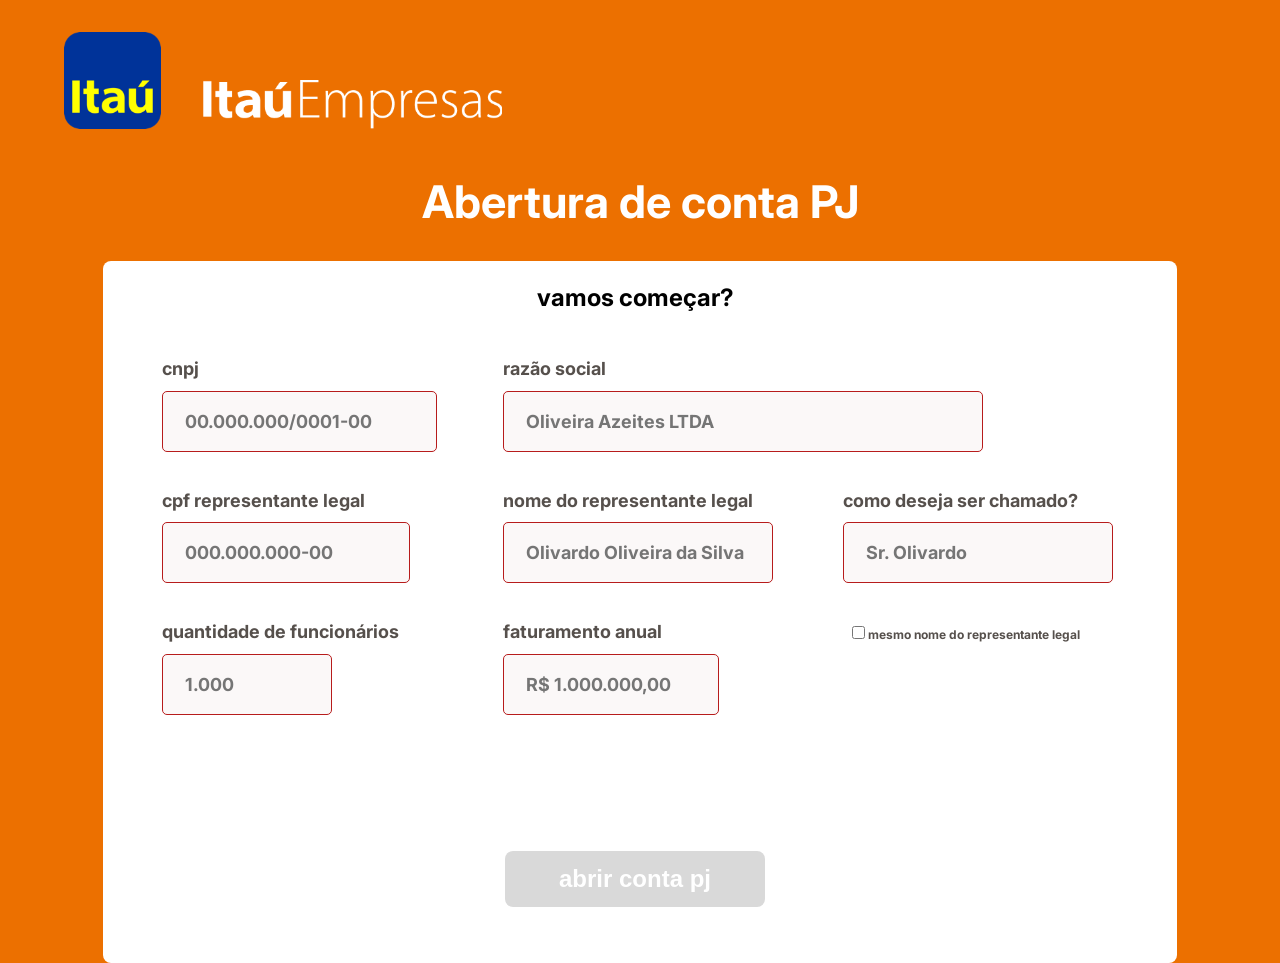
<file: pages/index.html>
<!DOCTYPE html>
<html lang="pt-br">
  <head>
    <meta charset="UTF-8" />
    <meta http-equiv="X-UA-Compatible" content="IE=edge" />
    <meta name="viewport" content="width=device-width, initial-scale=1.0" />
    <link rel="stylesheet" href="../assets/styles/reset.css" />
    <link
      rel="shortcut icon"
      href="../assets/svg/logo-itau 1.svg"
      type="image/x-icon"
    />
    <link rel="stylesheet" href="../assets/styles/style.css" />
    <title>Abertura de Conta</title>
  </head>
  <body>
    <header>
      <img
        src="../assets/svg/logo-itau 1.svg"
        alt="Logo do Itaú"
        class="logo__itau"
      />
      <img
        src="../assets/svg/ItauEmpresasText 1.svg"
        alt="Itaú Empresas"
        class="logo__itau-empresas"
      />
    </header>
    <h1 class="title__form">Abertura de conta PJ</h1>
    <main>
      <form action="./confirmacao.html">
        <div class="subtitle__form">
          <h2>vamos começar?</h2>
        </div>
        <div class="form__container">
          <fieldset class="form__item form__item-cnpj">
            <label for="cnpj">cnpj</label
            ><input
              type="text"
              id="cnpj"
              name="cnpj"
              placeholder="00.000.000/0001-00"
              class="input__padrao input__cnpj"
              minlength="18"
              maxlength="18"
              required
            />
            <span class="error__message"></span>
          </fieldset>
          <fieldset id="razaoSocialItem" class="form__item">
            <label for="razaoSocial">razão social</label
            ><input
              type="text"
              id="razaoSocial"
              name="razaoSocial"
              placeholder="Oliveira Azeites LTDA"
              class="input__padrao input__razao-social"
              maxlength="30"
              required
            />
            <span class="error__message"></span>
          </fieldset>
          <fieldset class="form__item form__item-cpf-representante">
            <label for="cpfRepresentanteLegal">cpf representante legal</label
            ><input
              type="text"
              id="cpfRepresentanteLegal"
              name="cpfRepresentanteLegal"
              placeholder="000.000.000-00"
              class="input__padrao input__cpf-representante"
              minlength="14"
              maxlength="14"
              required
            />
            <span class="error__message"></span>
          </fieldset>
          <fieldset class="form__item">
            <label for="nomeDoRepresentanteLegal"
              >nome do representante legal</label
            ><input
              type="text"
              id="nomeRepresentanteLegal"
              name="nomeRepresentanteLegal"
              placeholder="Olivardo Oliveira da Silva"
              class="input__padrao input__nome-representante"
              maxlength="20"
              required
            />
            <span class="error__message"></span>
          </fieldset>
          <fieldset class="form__item form__item-apelido">
            <label for="comoDesejaSerChamado">como deseja ser chamado?</label
            ><input
              type="text"
              id="comoDesejaSerChamado"
              name="comoDesejaSerChamado"
              placeholder="Sr. Olivardo"
              class="input__padrao input__nickname"
              maxlength="10"
              required
            />
            <span class="error__message"></span>
          </fieldset>
          <fieldset class="form__item form__item-quantidade-funcionarios">
            <label for="quantidadeDeFuncionarios"
              >quantidade de funcionários</label
            ><input
              type="text"
              id="quantidadeDeFuncionarios"
              name="quantidadeDeFuncionarios"
              placeholder="1.000"
              class="input__padrao input__quantidade-funcionarios"
              maxlength="12"
              required
            />
            <span class="error__message"></span>
          </fieldset>
          <fieldset class="form__item">
            <label for="faturamentoAnual">faturamento anual</label
            ><input
              type="text"
              id="faturamentoAnual"
              name="faturamentoAnual"
              placeholder="R$ 1.000.000,00"
              class="input__padrao input__faturamento-anual"
              maxlength="21"
              min="1"
              required
            />
            <span class="error__message"></span>
          </fieldset>
          <fieldset class="checkbox-box">
            <input
              type="checkbox"
              name="mesmoNomeRepresentante"
              id="mesmoNomeRepresentante"
            /><label for="mesmoNomeRepresentante" class="checkbox__legend"
              >mesmo nome do representante legal</label
            >
            <span class="mensagem-erro"></span>
          </fieldset>
        </div>
        <div class="buttons-box">
          <button disabled="disabled" class="anchor__abrir-conta-pj">
            abrir conta pj
          </button>
        </div>
      </form>
    </main>
  </body>
  <script src="../js/main.js"></script>
</html>
</file>
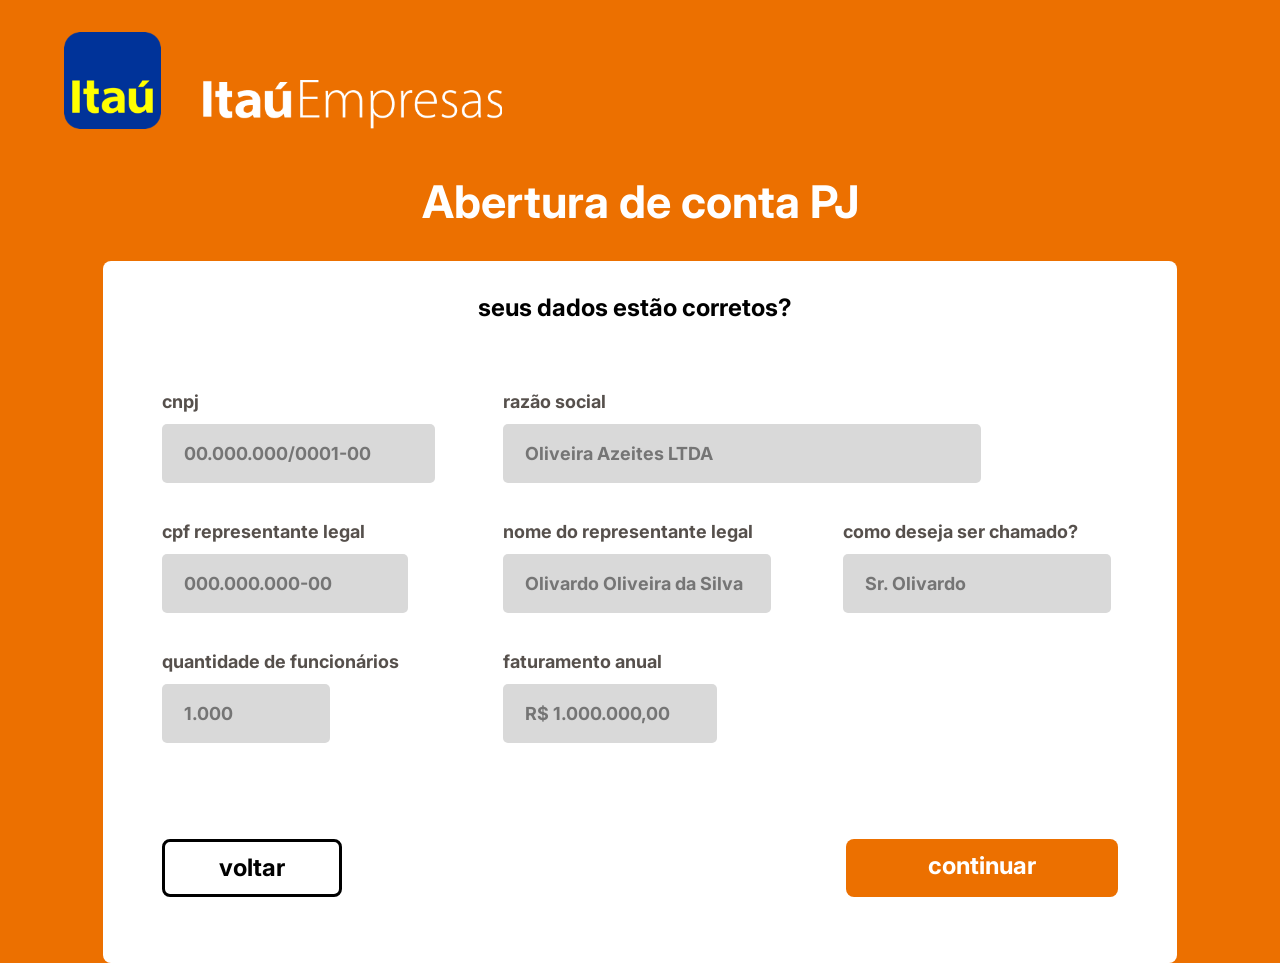
<file: pages/confirmacao.html>
<!DOCTYPE html>
<html lang="pt-br">
  <head>
    <meta charset="UTF-8" />
    <meta http-equiv="X-UA-Compatible" content="IE=edge" />
    <meta name="viewport" content="width=device-width, initial-scale=1.0" />
    <link rel="stylesheet" href="../assets/styles/reset.css" />
    <link
      rel="shortcut icon"
      href="../assets/svg/logo-itau 1.svg"
      type="image/x-icon"
    />
    <link rel="stylesheet" href="../assets/styles/confirmacao-style.css" />
    <title>Abertura de Conta</title>
  </head>
  <body>
    <header>
      <img
        src="../assets/svg/logo-itau 1.svg"
        alt="Logo do Itaú"
        class="logo__itau"
      />
      <img
        src="../assets/svg/ItauEmpresasText 1.svg"
        alt="Itaú Empresas"
        class="logo__itau-empresas"
      />
    </header>
    <h1 class="title__form">Abertura de conta PJ</h1>
    <main>
      <form>
        <div class="subtitle__form-confirm">
          <h2>seus dados estão corretos?</h2>
        </div>

        <div class="form__container">
          <div class="form__item form__item-cnpj">
            <label for="cnpj">cnpj</label
            ><input
              type="text"
              id="cnpj"
              name="cnpj"
              placeholder="00.000.000/0001-00"
              class="input__padrao input__cnpj"
            />
          </div>
          <div id="razaoSocialItem" class="form__item">
            <label for="razaoSocial">razão social</label
            ><input
              type="text"
              id="razaoSocial"
              name="razaoSocial"
              placeholder="Oliveira Azeites LTDA"
              class="input__padrao input__razao-social"
            />
          </div>
          <div class="form__item form__item-cpf-representante">
            <label for="cpfRepresentanteLegal">cpf representante legal</label
            ><input
              type="text"
              id="cpfRepresentanteLegal"
              name="cpfRepresentanteLegal"
              placeholder="000.000.000-00"
              class="input__padrao input__cpf-representante"
            />
          </div>
          <div class="form__item">
            <label for="nomeDoRepresentanteLegal"
              >nome do representante legal</label
            ><input
              type="text"
              id="nomeRepresentanteLegal"
              name="nomeRepresentanteLegal"
              placeholder="Olivardo Oliveira da Silva"
              class="input__padrao input__nome-representante"
            />
          </div>
          <div class="form__item form__item-apelido">
            <label for="comoDesejaSerChamado">como deseja ser chamado?</label
            ><input
              type="text"
              id="comoDesejaSerChamado"
              name="comoDesejaSerChamado"
              placeholder="Sr. Olivardo"
              class="input__padrao input__nickname"
            />
          </div>
          <div class="form__item form__item-quantidade-funcionarios">
            <label for="quantidadeDeFuncionarios"
              >quantidade de funcionários</label
            ><input
              type="text"
              id="quantidadeDeFuncionarios"
              name="quantidadeDeFuncionarios"
              placeholder="1.000"
              class="input__padrao input__quantidade-funcionarios"
            />
          </div>
          <div class="form__item">
            <label for="faturamentoAnual">faturamento anual</label
            ><input
              type="text"
              id="faturamentoAnual"
              name="faturamentoAnual"
              placeholder="R$ 1.000.000,00"
              class="input__padrao input__faturamento-anual"
            />
          </div>
        </div>

        <div class="buttons-box">
          <a class="anchor__voltar" href="../pages/index.html">voltar</a>
          <a class="anchor__continuar" href="../pages/efetivacao.html"
            >continuar</a
          >
        </div>
      </form>
    </main>
  </body>
</html>
</file>
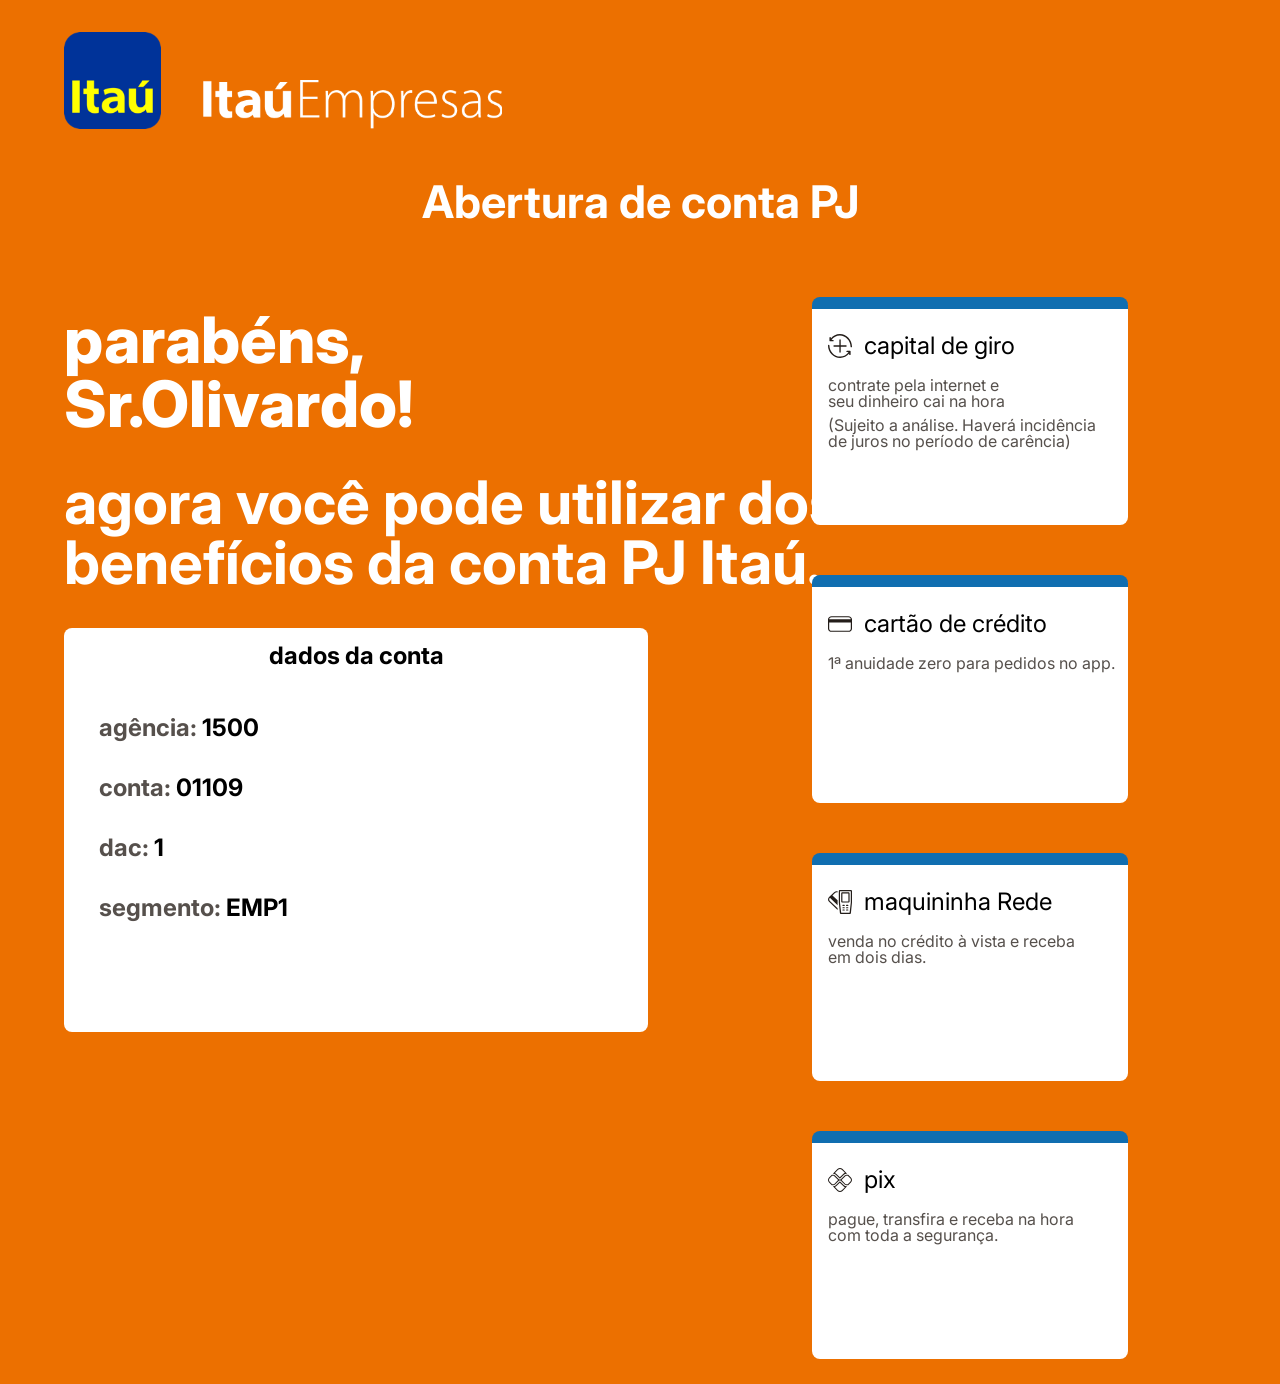
<file: pages/efetivacao.html>
<!DOCTYPE html>
<html lang="pt-br">
  <head>
    <meta charset="UTF-8" />
    <meta http-equiv="X-UA-Compatible" content="IE=edge" />
    <meta name="viewport" content="width=device-width, initial-scale=1.0" />
    <link rel="stylesheet" href="../assets/styles/reset.css" />
    <link
      rel="shortcut icon"
      href="../assets/svg/logo-itau 1.svg"
      type="image/x-icon"
    />
    <link rel="stylesheet" href="../assets/styles/efetivacao-style.css" />
    <title>Efetivação</title>
  </head>
  <body>
    <header>
      <img
        src="../assets/svg/logo-itau 1.svg"
        alt="Logo do Itaú"
        class="logo__itau"
      />
      <img
        src="../assets/svg/ItauEmpresasText 1.svg"
        alt="Itaú Empresas"
        class="logo__itau-empresas"
      />
    </header>

    <h1 class="main__title">Abertura de conta PJ</h1>
    <main>
      <section class="container">
        <div class="container__box">
          <h2 class="container__title">
            parabéns, <span class="name-size-increase">Sr.Olivardo!</span>
          </h2>
          <div class="box__container__description">
            <p class="container__description">
              agora você pode utilizar dos benefícios da conta PJ Itaú.
            </p>
          </div>
          <div class="result__box">
            <dl class="dl__box">
              <dt class="dl__title">dados da conta</dt>
              <dd class="dl__item">agência: <strong>1500</strong></dd>
              <dd class="dl__item">conta: <strong>01109</strong></dd>
              <dd class="dl__item">dac: <strong>1</strong></dd>
              <dd class="dl__item">segmento: <strong>EMP1</strong></dd>
            </dl>
          </div>
        </div>
      </section>
      <section class="container">
        <div class="cards__container">
          <div class="card__item">
            <div class="card__box">
              <img src="../assets/svg/switch_icon.svg" alt="Ícone de troca" />
              <h3 class="card__title">capital de giro</h3>
            </div>
            <div class="card__description">
              <p class="break-capital-giro">
                contrate pela internet e seu dinheiro cai na hora
              </p>
              <p>
                (Sujeito a análise. Haverá incidência de juros no período de
                carência)
              </p>
            </div>
          </div>
          <div class="card__item">
            <div class="card__box">
              <img
                src="../assets/svg/card_icon.svg"
                alt="Ícone de cartão de crédito"
              />
              <h3 class="card__title">cartão de crédito</h3>
            </div>
            <div class="card__description">
              <p class="break-credit-card">
                1ª anuidade zero para pedidos no app.
              </p>
            </div>
          </div>
          <div class="card__item">
            <div class="card__box">
              <img
                src="../assets/svg/credit_card_machine.svg"
                alt="Ícone de máquina de cartão de crédito"
              />
              <h3 class="card__title">maquininha Rede</h3>
            </div>
            <div class="card__description">
              <p>venda no crédito à vista e receba em dois dias.</p>
            </div>
          </div>
          <div class="card__item">
            <div class="card__box">
              <img src="../assets/svg/pix_icon.svg" alt="Ícone do Pix" />
              <h3 class="card__title">pix</h3>
            </div>
            <div class="card__description">
              <p>pague, transfira e receba na hora com toda a segurança.</p>
            </div>
          </div>
        </div>
      </section>
    </main>
  </body>
</html>
</file>
<file: assets/styles/style.css>
@import url("https://fonts.googleapis.com/css2?family=Inter:wght@200;300;400;500;600;700;800&display=swap");

:root {
  --main-color: #ec7000;
  --main-text-color: #000000;
  --main-legend-color: #56504c;
  --secondary-color: #ffffff;
  --invalid-color: #b71c1c;
  --primmary-input-background: #fbf8f8;
  --secondary-input-background: #d9d9d9;
  --pattern-font-weigth: 700;
}

html,
body {
  width: 100vw;
  height: 100vh;
  font-family: "Inter", sans-serif;
}

body {
  background: var(--main-color);
}

header {
  margin-bottom: 3rem;
}

.logo__itau {
  margin: 2rem 0 0 4rem;
}

.logo__itau-empresas {
  margin-left: 2.3rem;
}

.title__form {
  color: var(--secondary-color);
  font-size: 2.813rem;
  font-weight: var(--pattern-font-weigth);
  text-align: center;
}

form {
  background-color: var(--secondary-color);
  width: 1024px;
  height: 702px;
  margin: 2.3rem auto 0 auto;
  border-radius: 8px;
  padding: 0 30px 0 20px;
}

.subtitle__form {
  font-size: 1.5rem;
  text-align: center;
  font-weight: var(--pattern-font-weigth);
  padding: 25px 0 50px 0;
}

.form__container {
  display: grid;
  grid-template-columns: auto auto auto;
  grid-row-gap: 2.5rem;
}

.form__item {
  display: flex;
  flex-direction: column;
}

#razaoSocialItem {
  grid-column-start: 2;
  grid-column-end: 4;
}

.form__item-cnpj,
.form__item-cpf-representante,
.form__item-quantidade-funcionarios {
  margin: 0 32px 0 39px;
}

.form__item-apelido {
  margin-left: 35px;
}

form label {
  color: var(--main-legend-color);
  font-weight: var(--pattern-font-weigth);
  font-size: 1.125rem;
  margin-bottom: 0.8rem;
}

.input__padrao {
  font-family: "Inter", sans-serif;
  font-weight: var(--pattern-font-weigth);
  font-size: 1.125rem;
  background-color: var(--primmary-input-background);
  border: none;
  border-radius: 5px;
}

::placeholder {
  padding-left: 1.25rem;
}

.input__cnpj {
  width: 269px;
  height: 57px;
}

.input__cpf-representante {
  width: 242px;
  height: 57px;
}

.input__quantidade-funcionarios {
  width: 164px;
  height: 57px;
}

.input__razao-social {
  width: 474px;
  height: 57px;
}

.input__nome-representante {
  width: 264px;
  height: 57px;
}

.input__faturamento-anual {
  width: 210px;
  height: 57px;
}

.input__nickname {
  width: 264px;
  height: 57px;
}

.checkbox-box {
  margin-left: 40px;
}

.checkbox__legend {
  color: var(--main-legend-color);
  font-size: 0.75rem;
}

input:invalid{
  border: 1px solid var(--invalid-color);
}

.error__message {
  color: var(--invalid-color);
}

.buttons-box {
  display: flex;
  justify-content: center;
  margin: 8.5rem auto 0 auto;
}

.anchor__abrir-conta-pj {
  color: var(--secondary-color);
  font-size: 1.5rem;
  font-weight: var(--pattern-font-weigth);
  text-decoration: none;
  padding: 0.875rem 3.375rem;
  background-color: var(--main-color);
  border: none;
  border-radius: 8px;
  transition: 20ms;
}

.anchor__abrir-conta-pj:hover{
  cursor: pointer;
}

button:disabled{
  background-color: var(--secondary-input-background);
}
</file>
<file: assets/styles/confirmacao-style.css>
@import url(./style.css);

.input__padrao{
  background-color: var(--secondary-input-background);
}

.subtitle__form-confirm {
  font-size: 1.5rem;
  text-align: center;
  font-weight: var(--pattern-font-weigth);
  padding-top: 2.188rem;
  margin-bottom: 4.6rem;
}

.buttons-box {
  display: flex;
  justify-content: space-between;
  margin: 6rem auto 0 auto;
  border: none;
  border-radius: 8px;
}

.anchor__voltar {
  padding: 0.875rem 3.375rem;
  background-color: var(--secondary-color);
  color: var(--main-text-color);
  border: 3px solid #000000;
  border-radius: 8px;
  margin-left: 2.438rem;
  text-decoration: none;
  font-size: 1.5rem;
  font-weight: var(--pattern-font-weigth);
}

.anchor__voltar:hover {
  background-color: rgb(255, 255, 255);
}

.anchor__voltar:active {
  border-color: #106eb0;
}

.anchor__continuar {
  padding: 0.938rem 5.125rem;
  background-color: var(--main-color);
  border: none;
  border-radius: 8px;
  margin-right: 1.8rem;
  text-decoration: none;
  font-size: 1.5rem;
  font-weight: var(--pattern-font-weigth);
  color: var(--secondary-color);
}
</file>
<file: assets/styles/efetivacao-style.css>
@import url("https://fonts.googleapis.com/css2?family=Inter:wght@200;300;400;500;600;700;800&display=swap");

:root {
  --main-color: #ec7000;
  --main-legend-color: #56504c;
  --secondary-color: #ffffff;
  --top-border-card: #106eb0;
  --pattern-font-weigth: 700;
}

html,
body {
  width: 100vw;
  height: 100vh;
  font-family: "Inter", sans-serif;
}

body {
  background: var(--main-color);
}

header {
  margin-bottom: 3rem;
}

.logo__itau {
  margin: 2rem 0 0 4rem;
}

.logo__itau-empresas {
  margin-left: 2.3rem;
}

.main__title {
  color: var(--secondary-color);
  font-size: 45px;
  font-weight: var(--pattern-font-weigth);
  text-align: center;
}

main {
  display: flex;
}

.container {
  width: 50%;
}

.container__box {
  margin-left: 4rem;
}

.container__title {
  font-size: 4rem;
  font-weight: 800;
  color: var(--secondary-color);
  margin-top: 5.25rem;
}

.box__container__description {
  width: 52rem;
  margin-top: 2.25rem;
}

.container__description {
  font-size: 3.75rem;
  font-weight: var(--pattern-font-weigth);
  color: var(--secondary-color);
}

.result__box {
  width: 36.5rem;
  height: 25.25rem;
  background-color: var(--secondary-color);
  border-radius: 8px;
  margin-top: 2.25rem;
}

.dl__box {
  width: 100%;
  height: 100%;
  font-size: 1.5rem;
}

.dl__title {
  padding-top: 1rem;
  margin-bottom: 3rem;
  text-align: center;
  font-weight: var(--pattern-font-weigth);
}

.dl__item {
  margin: 0 0 2.25rem 2.188rem;
  color: var(--main-legend-color);
  font-weight: var(--pattern-font-weigth);
}

strong {
  color: #000000;
}

.cards__container {
  display: flex;
  flex-wrap: wrap;
  margin: 3rem 0 0 9rem;
}

.card__item {
  width: 316px;
  height: 216px;
  background-color: var(--secondary-color);
  margin: 1.562rem 1.75rem;
  border-top: 12px solid #106eb0;
  border-radius: 8px;
}

.card__box {
  display: flex;
  align-items: center;
  margin: 1.563rem 0 0 1rem;
}

.card__box h3 {
  font-size: 1.5rem;
  font-weight: 400;
  margin-left: 12px;
}

.card__box img{
  width: 24px;
  height: 24px;
}

.card__title {
  font-weight: 400;
}

.break-capital-giro {
  width: 12.125rem;
}

.break-credit-card {
  width: 19rem;
}

.card__description {
  width: 17rem;
  color: var(--main-legend-color);
  margin: 1.188rem 0 0 1rem;
}

.card__description p {
  margin-bottom: 0.5rem;
}
</file>
